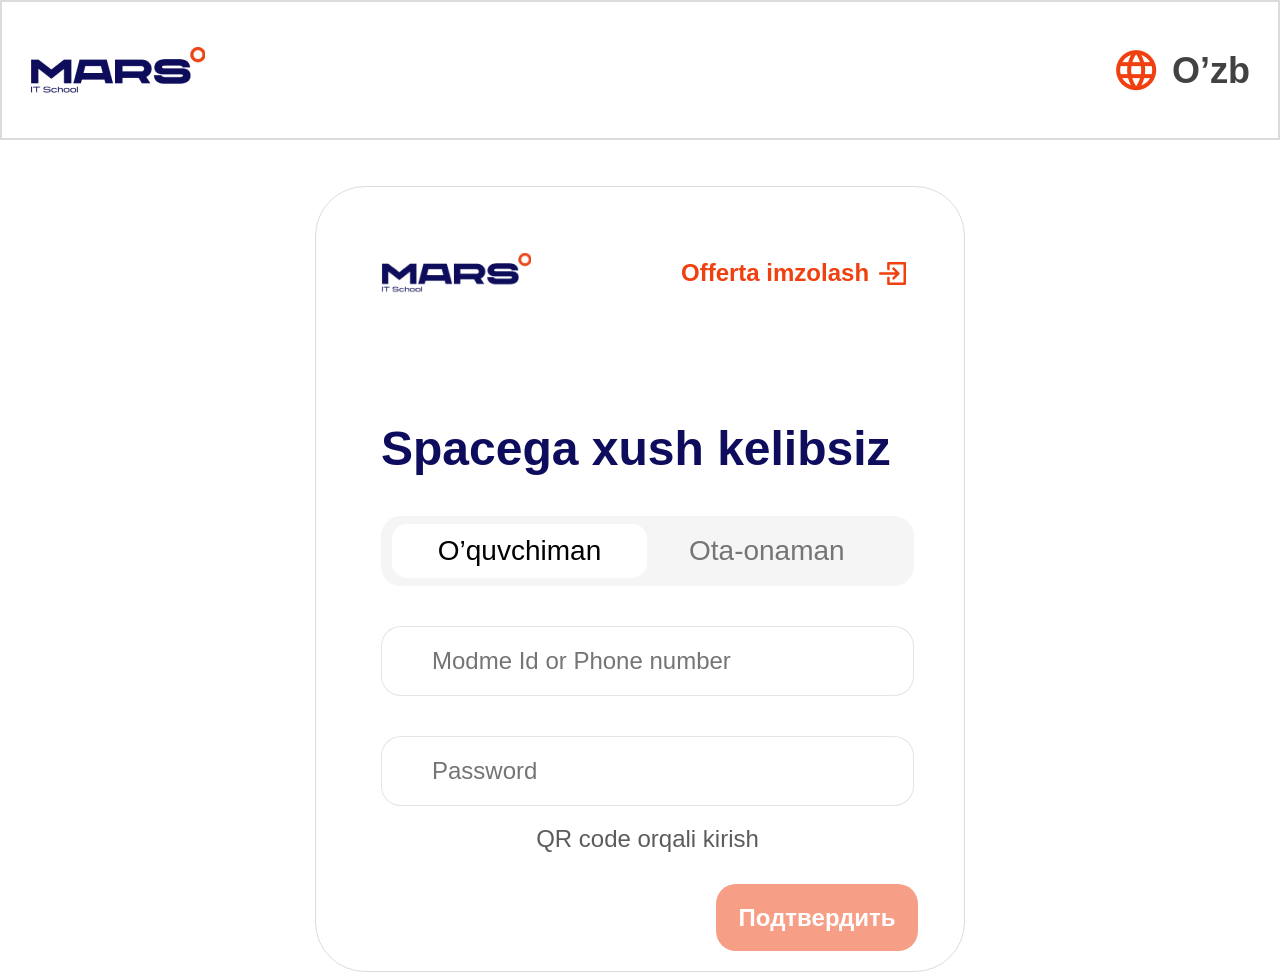
<file: index.html>
<!DOCTYPE html>
<html lang="en">
  <head>
    <meta charset="UTF-8" />
    <meta name="viewport" content="width=device-width, initial-scale=1.0" />
    <title>Document</title>
    <link rel="stylesheet" href="style.css"/>
    <link rel="stylesheet" href="./student.html">
  </head>
  <body>
    <header>
      <div class="container div1">
        <img src="img/image 2.png" alt="" />
        <div class="div2">
          <img src="img/Vector.png" alt="" />
          <p class="p1">O’zb</p>
        </div>
      </div>
    </header>
    <main>
        <section>
            <div class="div-wrapper">
                <div class="div3">
                    <img class="img1" src="img/image 2.png" alt="">
                    <p class="p2">Offerta imzolash</p>
                    <img src="img/Vector.svg" alt="">
                </div>
                <div class="div4">
                    <h1>Spacega xush kelibsiz</h1>
                </div>
                <div class="div5">
                 
<div class="div6"><p class="p4">O’quvchiman</p></div>
<p class="p3"> Ota-onaman</p>
                </div>

<input class="inp1"  placeholder="Modme Id or Phone number" type="number">
<input class="inp1 inp2"  placeholder="Password" type="password">
          <p class="p5">QR code orqali kirish</p>
          <button type="submit" class="btn2">Подтвердить</button>
        </div> </section>
    </main>

    <script src="./scipt.js"></script>
  </body>
</html>
</file>
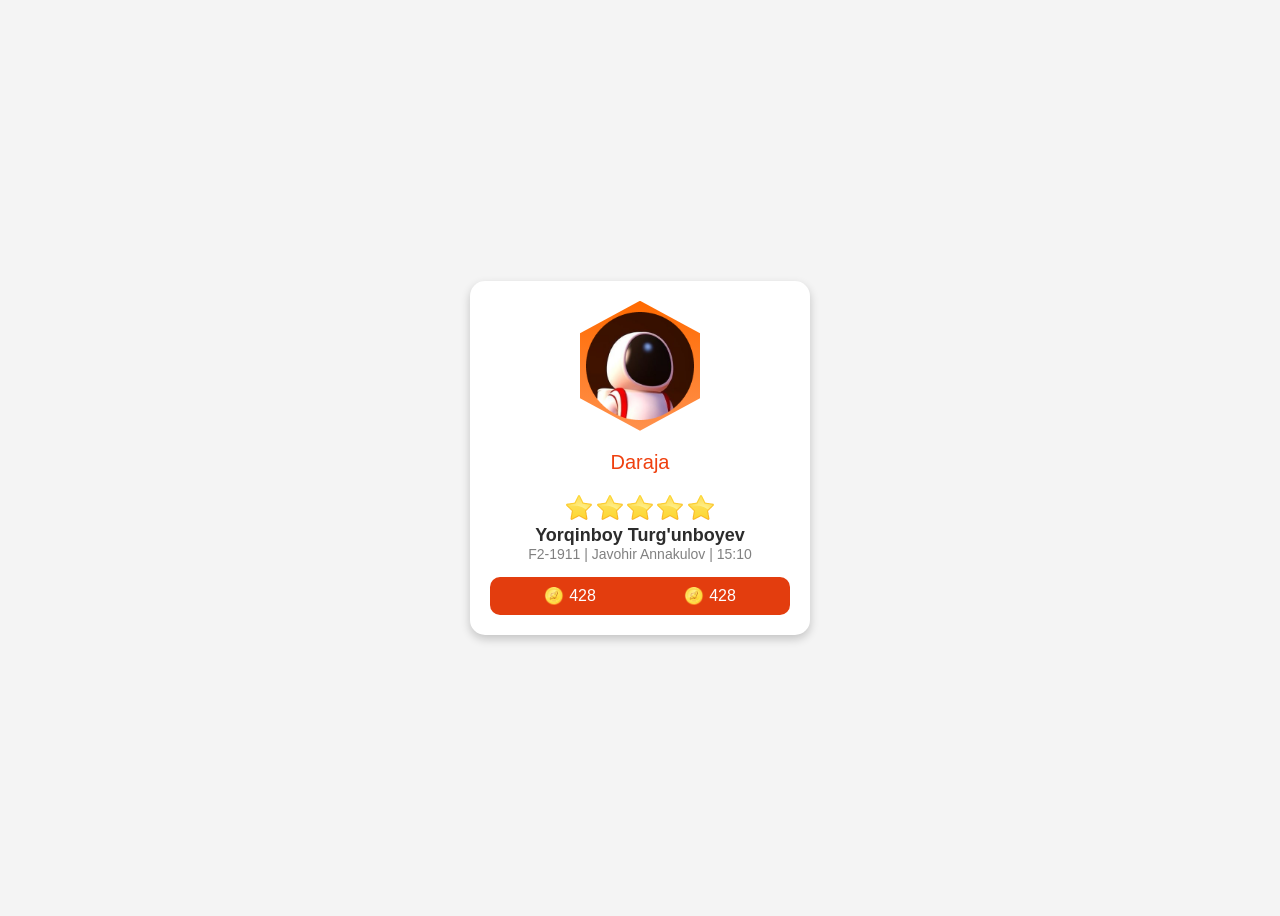
<file: student.html>
<!DOCTYPE html>
<html lang="ru">
<head>
    <meta charset="UTF-8">
    <meta name="viewport" content="width=device-width, initial-scale=1.0">
    <title>Hexagonal Profile Card</title>
    <style>
        body {
            display: flex;
            justify-content: center;
            align-items: center;
            height: 100vh;
            background-color: #f4f4f4;
            font-family: Arial, sans-serif;
        }
        .profile-card {
            text-align: center;
            background: white;
            padding: 20px;
            border-radius: 15px;
            box-shadow: 0 4px 10px rgba(0, 0, 0, 0.2);
            width: 300px;
        }
        .hexagon {
            width: 120px;
            height: 130px;
            background: linear-gradient(to bottom, #ff6a00, #ff914d);
            clip-path: polygon(50% 0%, 100% 25%, 100% 75%, 50% 100%, 0% 75%, 0% 25%);
            margin: 0 auto;
            position: relative;
        }
        .avatar {
            width: 100%;
            height: 100%;
            display: flex;
            justify-content: center;
            align-items: center;
            overflow: hidden;
        }
        .avatar img {
            width: 90%;
            height: auto;
        }
        .badge {
            position: absolute;
            top: -15px;
            left: 50%;
            transform: translateX(-50%);
            background: white;
            padding: 5px;
            border-radius: 50%;
        }
        .stars {
            color: gold;
            font-size: 20px;
            margin: 10px 0;
        }
        .username {
            font-weight: bold;
            font-size: 18px;
            color: #2c2c2c;
        }
        .details {
            font-size: 14px;
            color: gray;
        }
        .score-container {
            display: flex;
            justify-content: space-around;
            background: #E33D0E;
            padding: 10px;
            border-radius: 10px;
            color: white;
            margin-top: 15px;
        }
        .score {
            display: flex;
            align-items: center;
            font-size: 16px;
        }
        .score img {
            width: 20px;
            margin-right: 5px;
        }

        #p {
            color: #EF400F;
            font-size: 20px;
        }
    </style>
</head>
<body>
    <div class="profile-card">
        <div class="hexagon">
            <div class="avatar">
                <img src="./img/Ellipse.png" alt="Avatar">
            </div>
        </div>
        <p id="p">Daraja</p>
        <!-- <div class="stars">⭐⭐⭐⭐⭐</div> -->
         <img src="./img/yulduz.png" alt="">
         <img src="./img/yulduz.png" alt="">
         <img src="./img/yulduz.png" alt="">
         <img src="./img/yulduz.png" alt="">
         <img src="./img/yulduz.png" alt="">
        <div class="username">Yorqinboy Turg'unboyev</div>
        <div class="details">F2-1911 | Javohir Annakulov | 15:10</div>
        <div class="score-container">
            <div class="score">
                <img src="./img/Rectangle 2162.png" alt="Coin"> 428
            </div>
            <div class="score">
                <img src="./img/Rectangle 2162.png" alt="XP"> 428
            </div>
        </div>
    </div>
</body>
</html>
</file>
<file: style.css>
.p1 {
  display: inline-block;
  font-family: sans-serif;
font-size: 36px;
font-weight: 700;
line-height: 43.57px;
color: #424242;
margin-left: 14.83px;
}
header {
  height: 140px;
  padding-top: 45px;
  border: 2px solid #DEDBDB;
  margin-bottom: 46px;
}
* {
  padding: 0;
  margin: 0;
  box-sizing: border-box;
}
.container {
  width: 1220px;
  margin: 0 auto;
}
.div1{
    display: flex;
    justify-content: space-between;
   
}
.div2{
     align-items: center;
     display: flex;
}
.div-wrapper{
    width: 650px;
height: 786px;
border-radius: 50px ;
margin: 0 auto;
border: 1px solid #DEDBDB;
}
.img1{
    width: 150px;
height: 40px;

}
.div-wrapper{
    padding: 66px 50px 37px 65px;
}
.p2{
    font-family: sans-serif;
font-size: 24px;
font-weight: 700;
line-height: 29.05px;
color: #F0400F;
display: inline-block;
margin-left: 150px;
margin-right: 10px;
}
.div3{
    display: flex;
    align-items: center;
}
.div4 h1{
    font-family: sans-serif;
font-size: 48px;
font-weight: 700;
line-height: 58.09px;
color: #0E0D5D;
width: 521px;
height: 96px;
margin-top: 127px;
}
.div5{
  width: 533px;
height: 70px;
border-radius: 20px ;
background-color: #F5F5F5;
padding-left: 11px;

display: flex;
align-items: center;
}
.p3{
  font-family: sans-serif;
  font-size: 28px;
  font-weight: 500;
  line-height: 33.89px;
margin-left: 42px;
  color: #757575;

}
.div6{
  width: 255px;
height: 54px;
border-radius: 15px ;
font-family: sans-serif;
font-size: 28px;
font-weight: 500;
line-height: 33.89px;
color: #000000; 
background-color: #FFFFFF;
display: flex;
justify-content: center;
align-items: center;
}
.inp1{
  width: 533px;
height: 70px;
top: 607px;
left: 459px;
border-radius: 20px;
font-family: sans-serif;
font-size: 24px;
font-weight: 500;
line-height: 29.05px;
padding-left: 50px;
margin-top: 40px;
border: 1px solid #75757530;
color: #757575B2;

}
.p5{
  font-family: sans-serif;
font-size: 24px;
font-weight: 500;
line-height: 29.05px;
text-align: center;
color: #000000A3;
margin-top: 18px;
}
.btn2{
  width: 202px;
  height: 67px;
  background-color: #F69E86;
  border-radius: 20px;
  font-family: sans-serif;
  font-size: 24px;
  font-weight: 700;
  line-height: 29.05px;
color: #FFFFFF;
  border: none;
  margin-top: 31px;
margin-left: 335px;
}
.btn2:hover{

color: #F69E86;

background-color :black;
  border: none;

}
</file>
